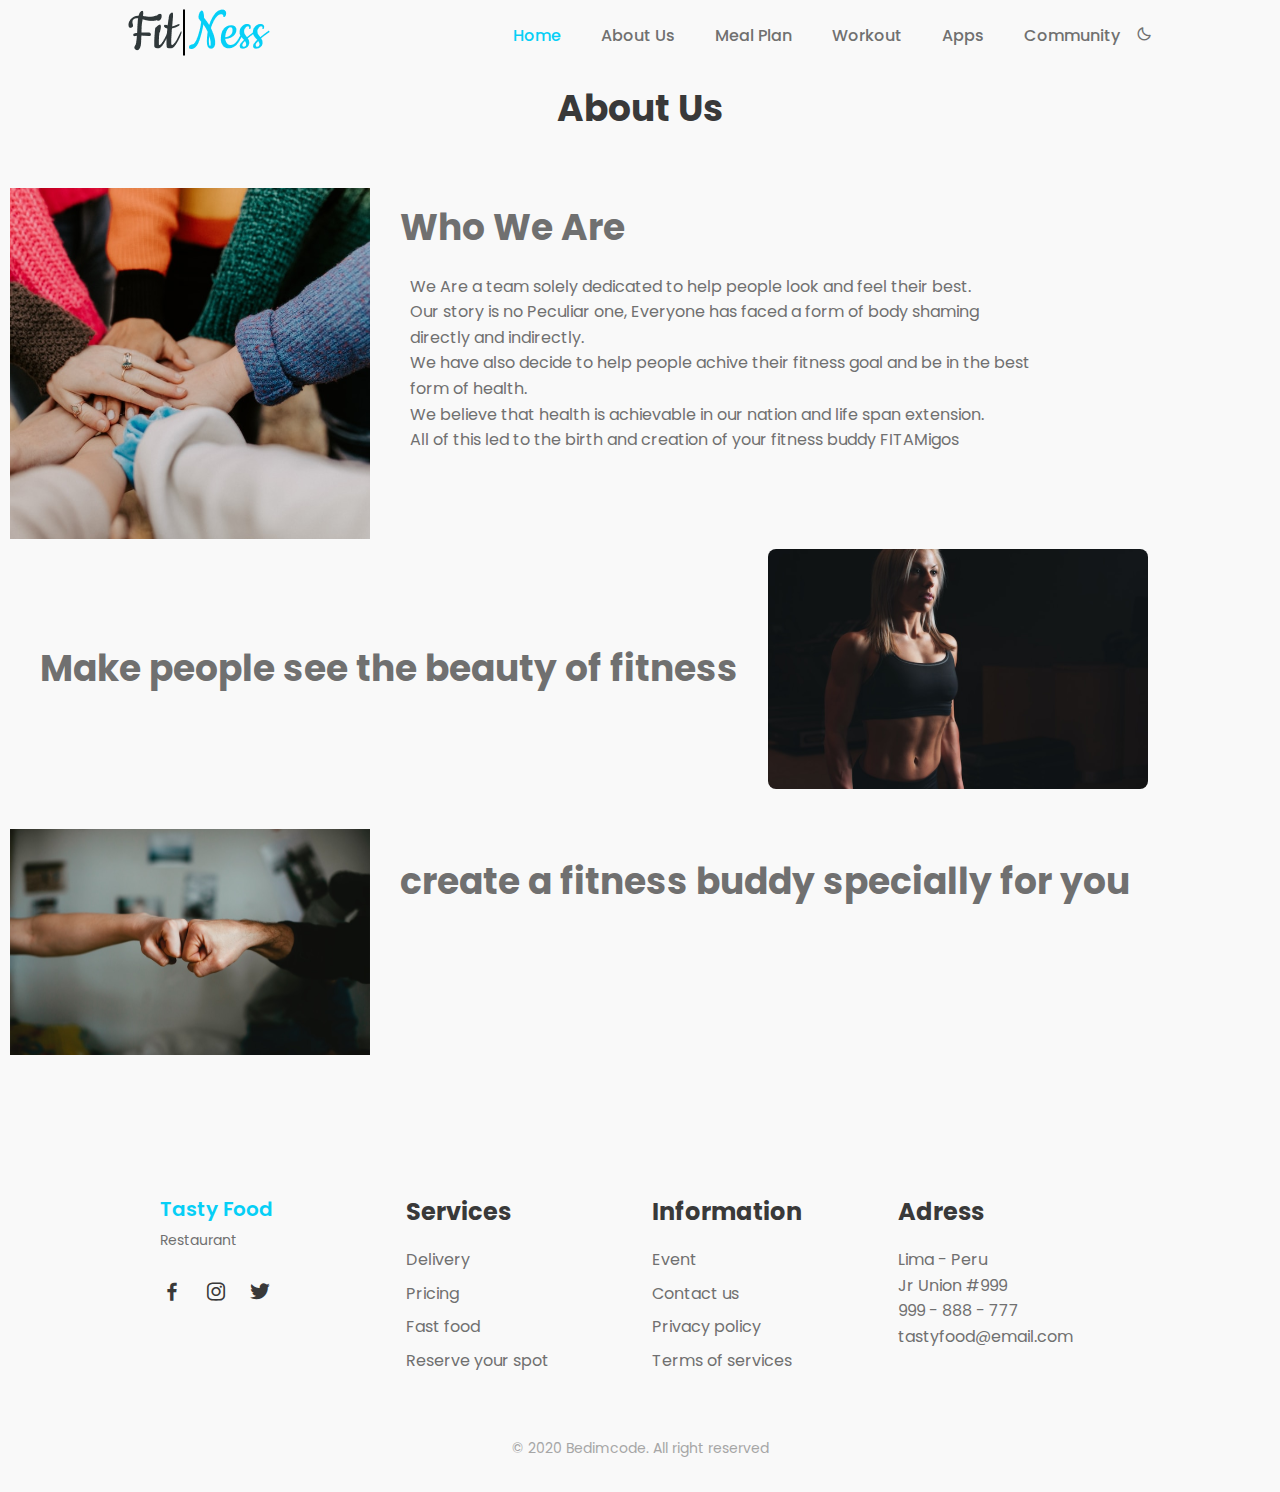
<file: aboutus.html>
<!DOCTYPE html>
<html lang="en">
    <head>
        <meta charset="UTF-8">
        <meta name="viewport" content="width=device-width, initial-scale=1.0">

        <!--========== BOX ICONS ==========-->
        <link href='https://cdn.jsdelivr.net/npm/boxicons@2.0.5/css/boxicons.min.css' rel='stylesheet'>

        <!--========== CSS ==========-->
        <link rel="stylesheet" href="assets/css/styles.css">

        <header class="l-header" id="header">
            <nav class="nav bd-container">
                <a href="#" class="nav__logo"><img src="assets/img/Logo.png" alt=""></a>

                <div class="nav__menu" id="nav-menu">
                    <ul class="nav__list">
                        <li class="nav__item"><a href="home.html" class="nav__link active-link">Home</a></li>
                        <li class="nav__item"><a href="aboutus.html" class="nav__link">About Us</a></li>
                        <li class="nav__item"><a href="plan.html" class="nav__link">Meal Plan</a></li>
                        <li class="nav__item"><a href="workout.html" class="nav__link">Workout</a></li>
                        <li class="nav__item"><a href="#apps" class="nav__link">Apps</a></li>
                        <li class="nav__item"><a href="community.html" class="nav__link">Community</a></li>

                        <li><i class='bx bx-moon change-theme' id="theme-button"></i></li>
                    </ul>
                </div>

                <div class="nav__toggle" id="nav-toggle">
                    <i class='bx bx-menu'></i>
                </div>
            </nav>
        </header>
        <body>
            <section class="home" id="home">
              
                    <div class="home__data">
                        <!-- <h1 class="home__title">Tasty food</h1> -->
                        <h2 class="community_title">About Us</h2>
                </div>
            </section>
<!-- first group -->
</div>
<div class="group">
<img src="assets/img/about1.svg" alt="" class="about__img">
<h1 >Who We Are</h1>
    <p>We Are a team solely dedicated to help people look and feel their best.<br>
        Our story is no Peculiar one, Everyone has faced a form of body shaming 
         <br>directly and indirectly. <br> 
         We have also decide to help people achive their fitness goal and be in the best <br>
         form of health.<br>
         We believe that health is achievable in our nation and life span extension.<br>
         All of this led to the birth and creation of your fitness buddy FITAMigos</p>
</div>
<div class="group2">
    <img src="assets/img/about2.svg" alt="" class="about__img">
    <h1>Make people see the beauty of  fitness</h1>
    </div>
    <div class="group3">
        <img src="assets/img/about3.svg" alt="" class="about__img">
        <h1 >create a fitness buddy specially for you</h1>
        </div>

        </body>


                <!--========== FOOTER ==========-->
                <footer class="footer section bd-container">
                    <div class="footer__container bd-grid">
                        <div class="footer__content">
                            <a href="#" class="footer__logo">Tasty Food</a>
                            <span class="footer__description">Restaurant</span>
                            <div>
                                <a href="#" class="footer__social"><i class='bx bxl-facebook'></i></a>
                                <a href="#" class="footer__social"><i class='bx bxl-instagram'></i></a>
                                <a href="#" class="footer__social"><i class='bx bxl-twitter'></i></a>
                            </div>
                        </div>
        
                        <div class="footer__content">
                            <h3 class="footer__title">Services</h3>
                            <ul>
                                <li><a href="#" class="footer__link">Delivery</a></li>
                                <li><a href="#" class="footer__link">Pricing</a></li>
                                <li><a href="#" class="footer__link">Fast food</a></li>
                                <li><a href="#" class="footer__link">Reserve your spot</a></li>
                            </ul>
                        </div>
        
                        <div class="footer__content">
                            <h3 class="footer__title">Information</h3>
                            <ul>
                                <li><a href="#" class="footer__link">Event</a></li>
                                <li><a href="#" class="footer__link">Contact us</a></li>
                                <li><a href="#" class="footer__link">Privacy policy</a></li>
                                <li><a href="#" class="footer__link">Terms of services</a></li>
                            </ul>
                        </div>
        
                        <div class="footer__content">
                            <h3 class="footer__title">Adress</h3>
                            <ul>
                                <li>Lima - Peru</li>
                                <li>Jr Union #999</li>
                                <li>999 - 888 - 777</li>
                                <li>tastyfood@email.com</li>
                            </ul>
                        </div>
                    </div>
        
                    <p class="footer__copy">&#169; 2020 Bedimcode. All right reserved</p>
                </footer>
        
        </html>
</file>
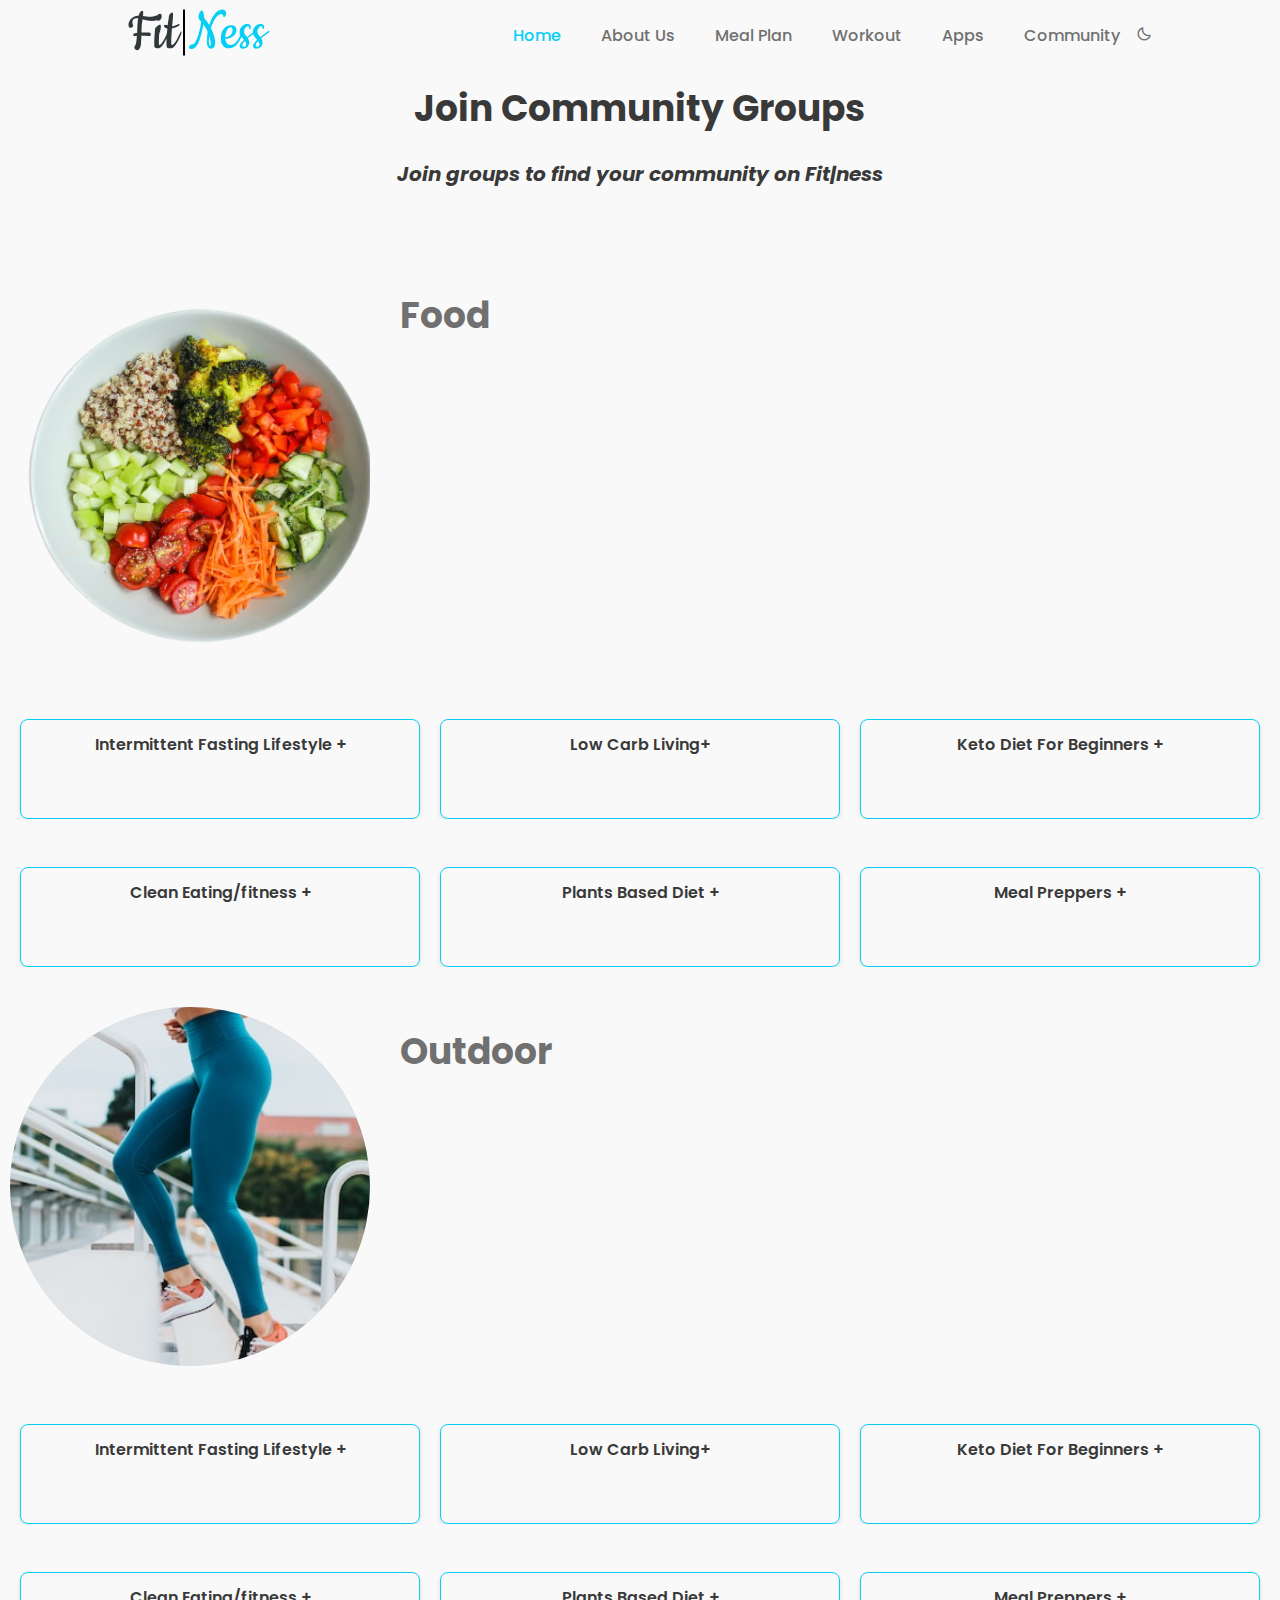
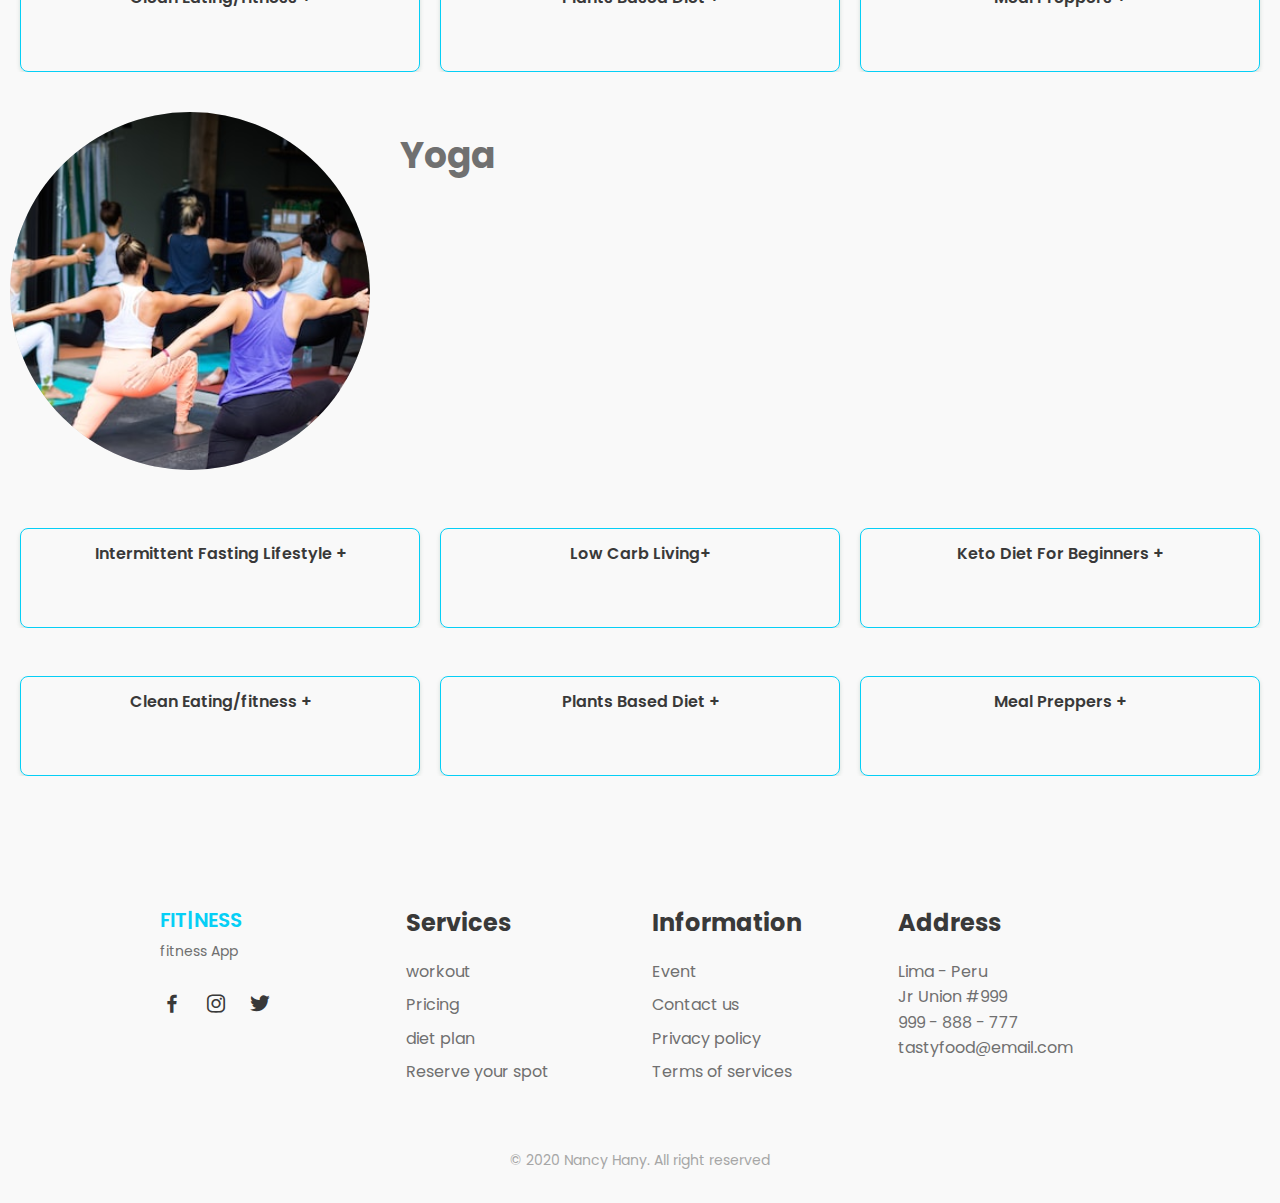
<file: community.html>
<!DOCTYPE html>
<html lang="en">
    <head>
        <meta charset="UTF-8">
        <meta name="viewport" content="width=device-width, initial-scale=1.0">

        <!--========== BOX ICONS ==========-->
        <link href='https://cdn.jsdelivr.net/npm/boxicons@2.0.5/css/boxicons.min.css' rel='stylesheet'>

        <!--========== CSS ==========-->
        <link rel="stylesheet" href="assets/css/styles.css">

        <header class="l-header" id="header">
            <nav class="nav bd-container">
                <a href="#" class="nav__logo"><img src="assets/img/Logo.png" alt=""></a>

                <div class="nav__menu" id="nav-menu">
                    <ul class="nav__list">
                        <li class="nav__item"><a href="home.html" class="nav__link active-link">Home</a></li>
                        <li class="nav__item"><a href="aboutus.html" class="nav__link">About Us</a></li>
                        <li class="nav__item"><a href="plan.html" class="nav__link">Meal Plan</a></li>
                        <li class="nav__item"><a href="workout.html" class="nav__link">Workout</a></li>
                        <li class="nav__item"><a href="#apps" class="nav__link">Apps</a></li>
                        <li class="nav__item"><a href="community.html" class="nav__link">Community</a></li>

                        <li><i class='bx bx-moon change-theme' id="theme-button"></i></li>
                    </ul>
                </div>

                <div class="nav__toggle" id="nav-toggle">
                    <i class='bx bx-menu'></i>
                </div>
            </nav>
        </header>
        <body>
            <section class="home" id="home">
              
                    <div class="home__data">
                        <!-- <h1 class="home__title">Tasty food</h1> -->
                        <h2 class="community_title">Join Community Groups</h2>
                        <h3 class="community_subtitle">Join groups to find your community on Fit|ness</h3>
                </div>
            </section>
<!-- first group -->
</div>
<div class="group">
<img src="assets/img/food.svg" alt="" class="about__img">
<h1 >Food</h1>
</div>
<section id="menu">
    <div class="menu__container bd-grid communitymenu-container">
        <div class="communitymenu">
            <h3 class="menu__name">Intermittent Fasting Lifestyle +</h3>
        </div>

        <div class="communitymenu">
            <h3 class="menu__name">Low Carb Living+</h3>
        </div>
        
        <div class="communitymenu">
            <h3 class="menu__name">Keto Diet For Beginners +</h3>
        </div>
    </div>

    
    <div class="menu__container bd-grid communitymenu-container">
        <div class="communitymenu">
            <h3 class="menu__name">Clean Eating/fitness +</h3>

        </div>

        <div class="communitymenu">
            <h3 class="menu__name">Plants Based Diet +</h3>
        </div>
        
        <div class="communitymenu">
            <h3 class="menu__name">Meal Preppers +</h3>
  
        </div>
    </div>
</section>
</div>



<div class="group">
    <img src="assets/img/Outdoor.svg" alt="" class="about__img">
    <h1 >Outdoor</h1>
    </div>
    <section id="menu">
        <div class="menu__container bd-grid communitymenu-container">
            <div class="communitymenu">
                <h3 class="menu__name">Intermittent Fasting Lifestyle +</h3>
            </div>
    
            <div class="communitymenu">
                <h3 class="menu__name">Low Carb Living+</h3>
            </div>
            
            <div class="communitymenu">
                <h3 class="menu__name">Keto Diet For Beginners +</h3>
            </div>
        </div>
    
        
        <div class="menu__container bd-grid communitymenu-container">
            <div class="communitymenu">
                <h3 class="menu__name">Clean Eating/fitness +</h3>
    
            </div>
    
            <div class="communitymenu">
                <h3 class="menu__name">Plants Based Diet +</h3>
            </div>
            
            <div class="communitymenu">
                <h3 class="menu__name">Meal Preppers +</h3>
      
            </div>
        </div>
    </section>
    </div>


    <div class="group">
        <img src="assets/img/yoga.svg" alt="" class="about__img">
        <h1 >Yoga</h1>
        </div>
        <section id="menu">
            <div class="menu__container bd-grid communitymenu-container">
                <div class="communitymenu">
                    <h3 class="menu__name">Intermittent Fasting Lifestyle +</h3>
                </div>
        
                <div class="communitymenu">
                    <h3 class="menu__name">Low Carb Living+</h3>
                </div>
                
                <div class="communitymenu">
                    <h3 class="menu__name">Keto Diet For Beginners +</h3>
                </div>
            </div>
        
            
            <div class="menu__container bd-grid communitymenu-container">
                <div class="communitymenu">
                    <h3 class="menu__name">Clean Eating/fitness +</h3>
        
                </div>
        
                <div class="communitymenu">
                    <h3 class="menu__name">Plants Based Diet +</h3>
                </div>
                
                <div class="communitymenu">
                    <h3 class="menu__name">Meal Preppers +</h3>
          
                </div>
            </div>
        </section>
        </div>
        </body>

    <!--========== FOOTER ==========-->
    <footer class="footer section bd-container">
        <div class="footer__container bd-grid">
            <div class="footer__content">
                <a href="#" class="footer__logo">FIT|NESS</a>
                <span class="footer__description">fitness App</span>
                <div>
                    <a href="#" class="footer__social"><i class='bx bxl-facebook'></i></a>
                    <a href="#" class="footer__social"><i class='bx bxl-instagram'></i></a>
                    <a href="#" class="footer__social"><i class='bx bxl-twitter'></i></a>
                </div>
            </div>

            <div class="footer__content">
                <h3 class="footer__title">Services</h3>
                <ul>
                    <li><a href="#" class="footer__link">workout</a></li>
                    <li><a href="#" class="footer__link">Pricing</a></li>
                    <li><a href="#" class="footer__link">diet plan</a></li>
                    <li><a href="#" class="footer__link">Reserve your spot</a></li>
                </ul>
            </div>

            <div class="footer__content">
                <h3 class="footer__title">Information</h3>
                <ul>
                    <li><a href="#" class="footer__link">Event</a></li>
                    <li><a href="#" class="footer__link">Contact us</a></li>
                    <li><a href="#" class="footer__link">Privacy policy</a></li>
                    <li><a href="#" class="footer__link">Terms of services</a></li>
                </ul>
            </div>

            <div class="footer__content">
                <h3 class="footer__title">Address</h3>
                <ul>
                    <li>Lima - Peru</li>
                    <li>Jr Union #999</li>
                    <li>999 - 888 - 777</li>
                    <li>tastyfood@email.com</li>
                </ul>
            </div>
        </div>

        <p class="footer__copy">&#169; 2020 Nancy Hany. All right reserved</p>
    </footer>
     
</html>
</file>
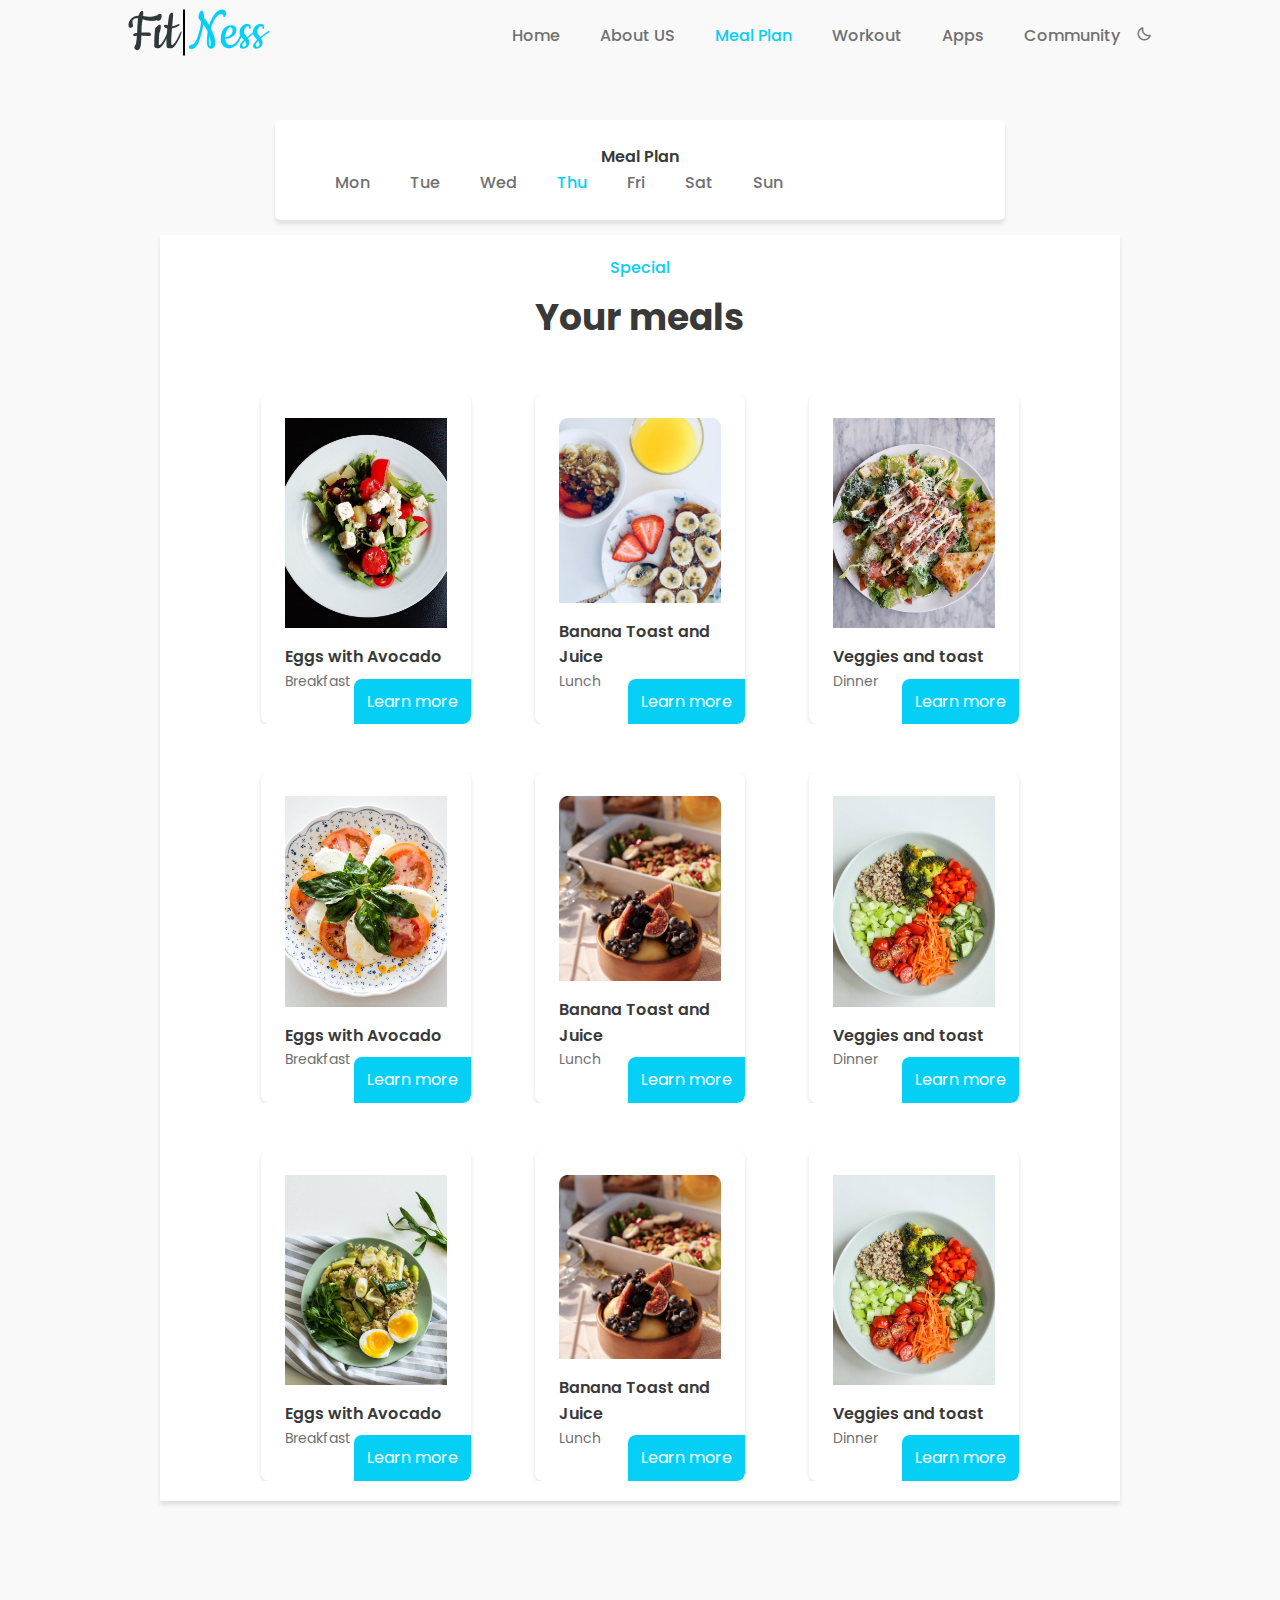
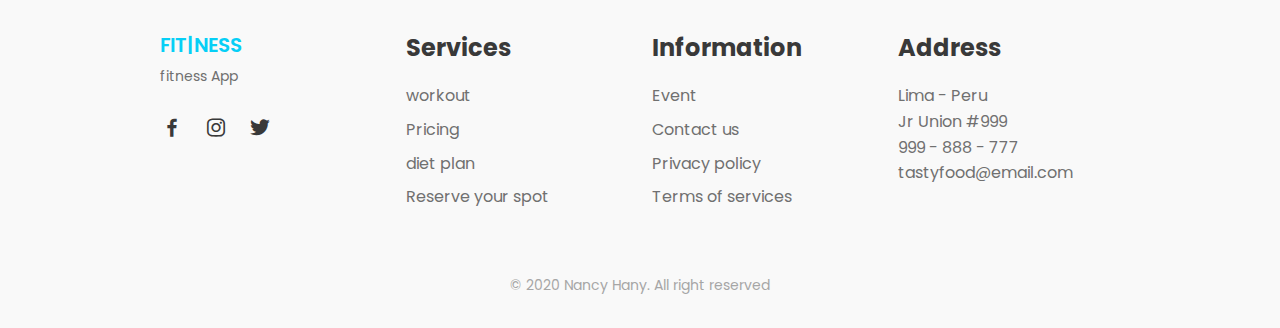
<file: plan.html>
<!DOCTYPE html>
<html lang="en">
    <head>
        <meta charset="UTF-8">
        <meta name="viewport" content="width=device-width, initial-scale=1.0">

        <!--========== BOX ICONS ==========-->
        <link href='https://cdn.jsdelivr.net/npm/boxicons@2.0.5/css/boxicons.min.css' rel='stylesheet'>

        <!--========== CSS ==========-->
        <link rel="stylesheet" href="assets/css/styles.css">

        <header class="l-header" id="header">
            <nav class="nav bd-container">
                <a href="#" class="nav__logo"><img src="assets/img/Logo.png" alt=""></a>

                <div class="nav__menu" id="nav-menu">
                    <ul class="nav__list">
                        <li class="nav__item"><a href="index.html" class="nav__link ">Home</a></li>
                        <li class="nav__item"><a href="#about" class="nav__link">About US</a></li>
                        <li class="nav__item"><a href="plan.html" class="nav__link active-link">Meal Plan</a></li>
                        <li class="nav__item"><a href="workout.html" class="nav__link">Workout</a></li>
                        <li class="nav__item"><a href="#apps" class="nav__link">Apps</a></li>
                        <li class="nav__item"><a href="community.html" class="nav__link">Community</a></li>

                        <li><i class='bx bx-moon change-theme' id="theme-button"></i></li>
                    </ul>
                </div>

                <div class="nav__toggle" id="nav-toggle">
                    <i class='bx bx-menu'></i>
                </div>
            </nav>
        </header>
        <body>
            <section>
                <div class="calendar">
                    <h3 class="menu__name">Meal Plan</h3>
                    <div class="nav__menu" id="nav-menu">
                        <ul class="nav__list">
                            <li class="nav__item"><a href="index.html" class="nav__link ">Mon</a></li>
                            <li class="nav__item"><a href="#about" class="nav__link">Tue</a></li>
                            <li class="nav__item"><a href="plan.html" class="nav__link ">Wed</a></li>
                            <li class="nav__item"><a href="workout.html" class="nav__link active-link">Thu</a></li>
                            <li class="nav__item"><a href="#apps" class="nav__link">Fri</a></li>
                            <li class="nav__item"><a href="#community" class="nav__link">Sat</a></li>
                            <li class="nav__item"><a href="#community" class="nav__link">Sun</a></li>
                         
                        </ul>
                    </div>
                </div>

            </section>
            
            
                      <!--========== MENU ==========-->
                      <section class="menu section bd-container" id="menu">
                        <span class="section-subtitle">Special</span>
                        <h2 class="section-title">Your meals</h2>
        
                        <div class="menu__container bd-grid">
                            <div class="menu__content">
                                <img src="assets/img/eggs.png" alt="" class="menu__img">
                                <h3 class="menu__name">Eggs with Avocado</h3>
                                <span class="menu__detail">Breakfast</span>
                                <a href="#" class="button menu__button">Learn more</a>
                            </div>
        
                            <div class="menu__content">
                                <img src="assets/img/banana.png" alt="" class="menu__img">
                                <h3 class="menu__name">Banana Toast and Juice</h3>
                                <span class="menu__detail">Lunch</span>
                        
                                <a href="#" class="button menu__button">Learn more</a>
                            </div>
                            
                            <div class="menu__content">
                                <img src="assets/img/veggies.png" alt="" class="menu__img">
                                <h3 class="menu__name">Veggies and toast</h3>
                                <span class="menu__detail">Dinner</span>
                            
                                <a href="#" class="button menu__button">Learn more</a>
                            </div>
                        </div>
        
                        
                        <div class="menu__container bd-grid">
                            <div class="menu__content">
                                <img src="assets/img/eggs2.png" alt="" class="menu__img">
                                <h3 class="menu__name">Eggs with Avocado</h3>
                                <span class="menu__detail">Breakfast</span>
                              
                                <a href="#" class="button menu__button">Learn more</a>
                            </div>
        
                            <div class="menu__content">
                                <img src="assets/img/banana2.png" alt="" class="menu__img">
                                <h3 class="menu__name">Banana Toast and Juice</h3>
                                <span class="menu__detail">Lunch</span>
                          
                                <a href="#" class="button menu__button">Learn more</a>
                            </div>
                            
                            <div class="menu__content">
                                <img src="assets/img/veggies2.png" alt="" class="menu__img">
                                <h3 class="menu__name">Veggies and toast</h3>
                                <span class="menu__detail">Dinner</span>
                                <a href="#" class="button menu__button">Learn more</a>
                            </div>
                        </div>

                         
                        <div class="menu__container bd-grid">
                            <div class="menu__content">
                                <img src="assets/img/eggs3.png" alt="" class="menu__img">
                                <h3 class="menu__name">Eggs with Avocado</h3>
                                <span class="menu__detail">Breakfast</span>
                                <a href="#" class="button menu__button">Learn more</a>
                            </div>
        
                            <div class="menu__content">
                                <img src="assets/img/banana3.png" alt="" class="menu__img">
                                <h3 class="menu__name">Banana Toast and Juice</h3>
                                <span class="menu__detail">Lunch</span>
                                <a href="#" class="button menu__button">Learn more</a>
                            </div>
                            
                            <div class="menu__content">
                                <img src="assets/img/veggies3.png" alt="" class="menu__img">
                                <h3 class="menu__name">Veggies and toast</h3>
                                <span class="menu__detail">Dinner</span>
                               
                                <a href="#" class="button menu__button">Learn more</a>
                            </div>
                        </div>
                    </section>
        </body>
           
    <!--========== FOOTER ==========-->
    <footer class="footer section bd-container">
        <div class="footer__container bd-grid">
            <div class="footer__content">
                <a href="#" class="footer__logo">FIT|NESS</a>
                <span class="footer__description">fitness App</span>
                <div>
                    <a href="#" class="footer__social"><i class='bx bxl-facebook'></i></a>
                    <a href="#" class="footer__social"><i class='bx bxl-instagram'></i></a>
                    <a href="#" class="footer__social"><i class='bx bxl-twitter'></i></a>
                </div>
            </div>

            <div class="footer__content">
                <h3 class="footer__title">Services</h3>
                <ul>
                    <li><a href="#" class="footer__link">workout</a></li>
                    <li><a href="#" class="footer__link">Pricing</a></li>
                    <li><a href="#" class="footer__link">diet plan</a></li>
                    <li><a href="#" class="footer__link">Reserve your spot</a></li>
                </ul>
            </div>

            <div class="footer__content">
                <h3 class="footer__title">Information</h3>
                <ul>
                    <li><a href="#" class="footer__link">Event</a></li>
                    <li><a href="#" class="footer__link">Contact us</a></li>
                    <li><a href="#" class="footer__link">Privacy policy</a></li>
                    <li><a href="#" class="footer__link">Terms of services</a></li>
                </ul>
            </div>

            <div class="footer__content">
                <h3 class="footer__title">Address</h3>
                <ul>
                    <li>Lima - Peru</li>
                    <li>Jr Union #999</li>
                    <li>999 - 888 - 777</li>
                    <li>tastyfood@email.com</li>
                </ul>
            </div>
        </div>

        <p class="footer__copy">&#169; 2020 Nancy Hany. All right reserved</p>
    </footer>
            </html>
</file>
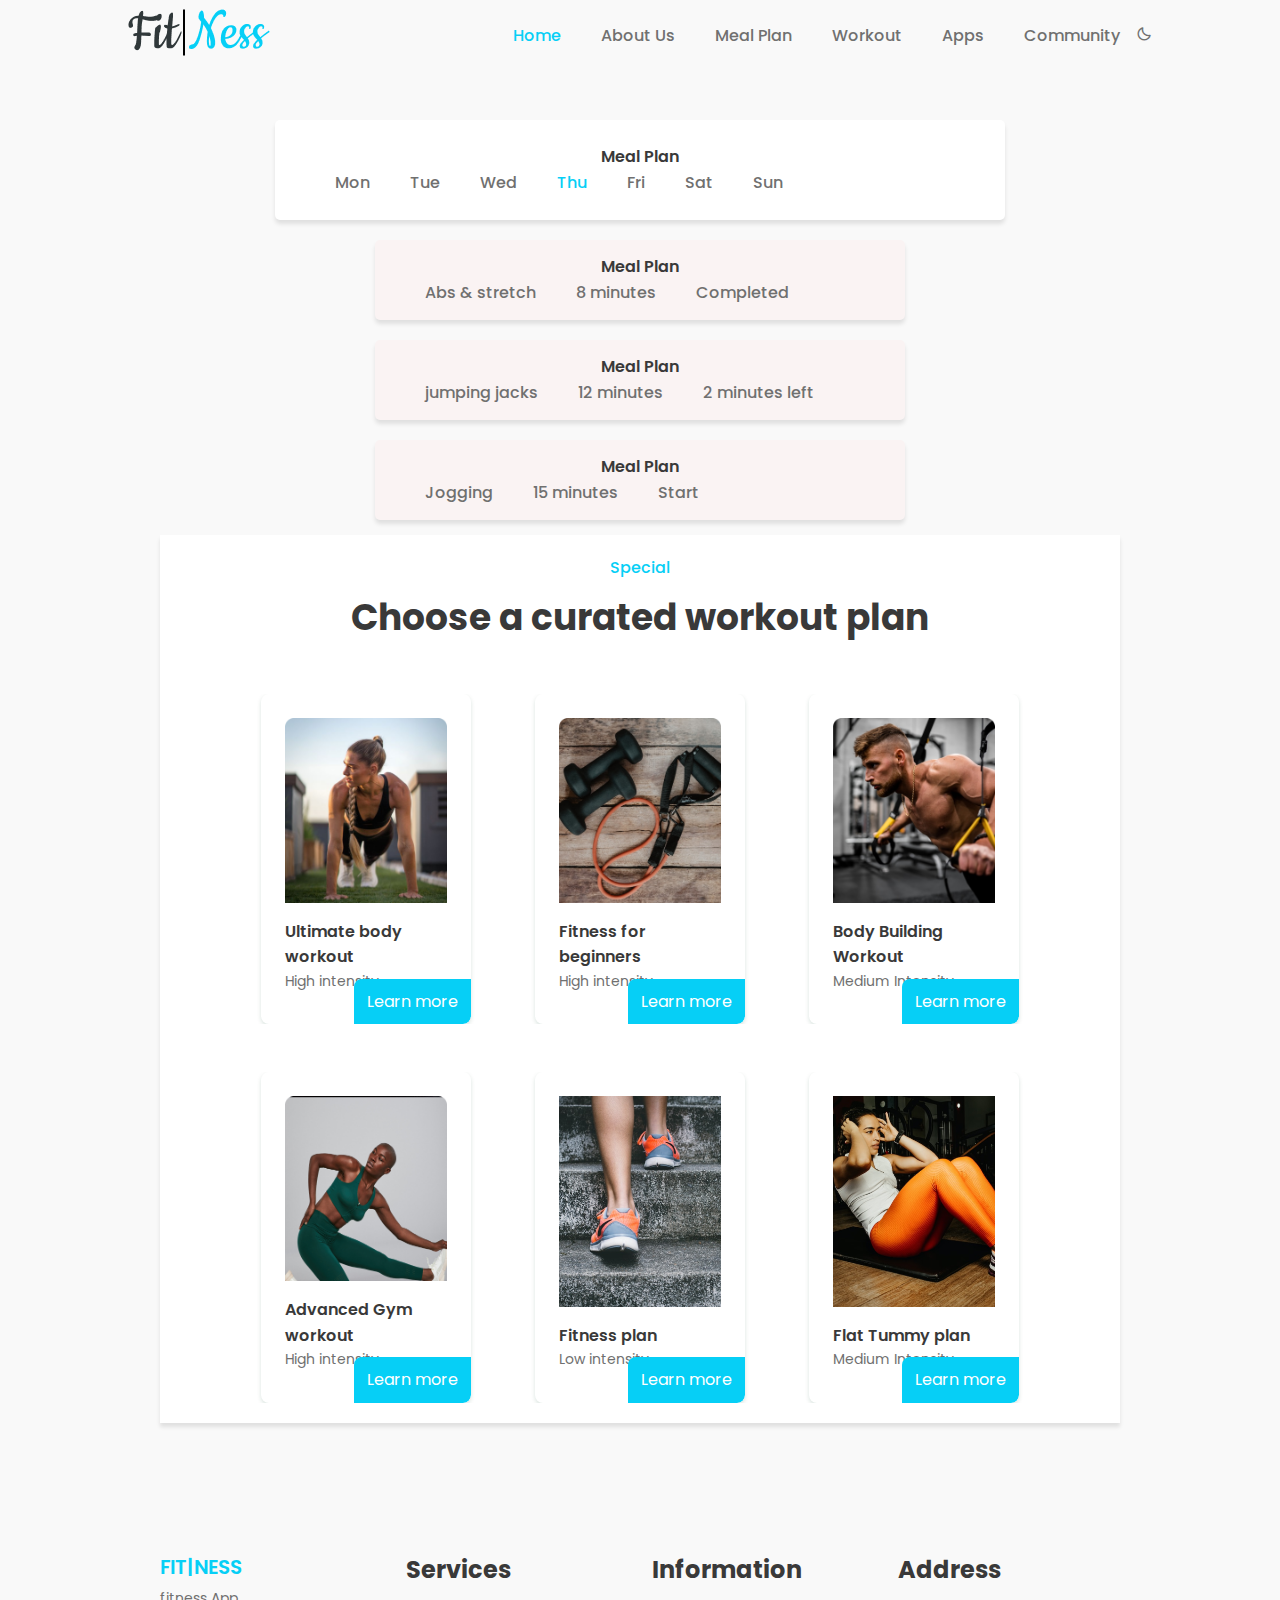
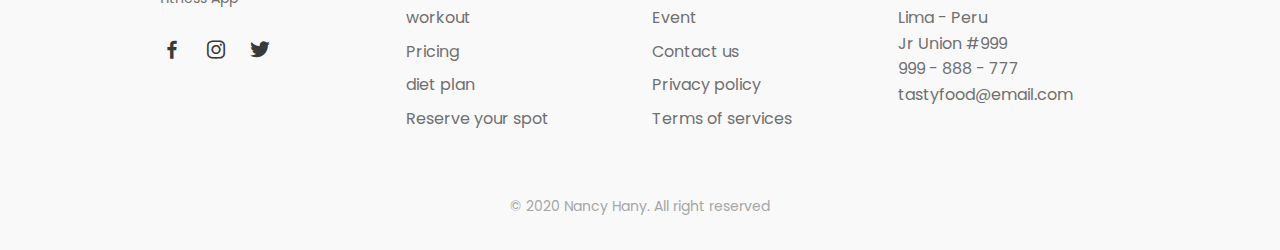
<file: workout.html>
<!DOCTYPE html>
<html lang="en">
    <head>
        <meta charset="UTF-8">
        <meta name="viewport" content="width=device-width, initial-scale=1.0">

        <!--========== BOX ICONS ==========-->
        <link href='https://cdn.jsdelivr.net/npm/boxicons@2.0.5/css/boxicons.min.css' rel='stylesheet'>

        <!--========== CSS ==========-->
        <link rel="stylesheet" href="assets/css/styles.css">

        <header class="l-header" id="header">
            <nav class="nav bd-container">
                <a href="#" class="nav__logo"><img src="assets/img/Logo.png" alt=""></a>

                <div class="nav__menu" id="nav-menu">
                    <ul class="nav__list">
                        <li class="nav__item"><a href="home.html" class="nav__link active-link">Home</a></li>
                        <li class="nav__item"><a href="aboutus.html" class="nav__link">About Us</a></li>
                        <li class="nav__item"><a href="plan.html" class="nav__link">Meal Plan</a></li>
                        <li class="nav__item"><a href="workout.html" class="nav__link">Workout</a></li>
                        <li class="nav__item"><a href="#apps" class="nav__link">Apps</a></li>
                        <li class="nav__item"><a href="community.html" class="nav__link">Community</a></li>

                        <li><i class='bx bx-moon change-theme' id="theme-button"></i></li>
                    </ul>
                </div>

                <div class="nav__toggle" id="nav-toggle">
                    <i class='bx bx-menu'></i>
                </div>
            </nav>
        </header>
        <body>
            <section>
                <div class="calendar">
                    <h3 class="menu__name">Meal Plan</h3>
                    <div class="nav__menu" id="nav-menu">
                        <ul class="nav__list">
                            <li class="nav__item"><a href="index.html" class="nav__link ">Mon</a></li>
                            <li class="nav__item"><a href="#about" class="nav__link">Tue</a></li>
                            <li class="nav__item"><a href="plan.html" class="nav__link ">Wed</a></li>
                            <li class="nav__item"><a href="workout.html" class="nav__link active-link">Thu</a></li>
                            <li class="nav__item"><a href="#apps" class="nav__link">Fri</a></li>
                            <li class="nav__item"><a href="#community" class="nav__link">Sat</a></li>
                            <li class="nav__item"><a href="#community" class="nav__link">Sun</a></li>
                         
                        </ul>
                    </div>
                </div>


                <div class="shorterCalendar">
                    <h3 class="menu__name">Meal Plan</h3>
                    <div class="nav__menu" id="nav-menu">
                        <ul class="nav__list">
                            <li class="nav__item"><a href="index.html" class="nav__link ">Abs & stretch</a></li>
                            <li class="nav__item"><a href="#about" class="nav__link">8 minutes</a></li>
                            <li class="nav__item"><a href="plan.html" class="nav__link ">Completed</a></li>
                         
                        </ul>
                    </div>
                </div>

                <div class="shorterCalendar">
                    <h3 class="menu__name">Meal Plan</h3>
                    <div class="nav__menu" id="nav-menu">
                        <ul class="nav__list">
                            <li class="nav__item"><a href="index.html" class="nav__link ">jumping jacks</a></li>
                            <li class="nav__item"><a href="#about" class="nav__link">12 minutes</a></li>
                            <li class="nav__item"><a href="plan.html" class="nav__link ">2 minutes left</a></li>
                         
                        </ul>
                    </div>
                </div>

                <div class="shorterCalendar">
                    <h3 class="menu__name">Meal Plan</h3>
                    <div class="nav__menu" id="nav-menu">
                        <ul class="nav__list">
                            <li class="nav__item"><a href="index.html" class="nav__link ">Jogging</a></li>
                            <li class="nav__item"><a href="#about" class="nav__link">15 minutes</a></li>
                            <li class="nav__item"><a href="plan.html" class="nav__link ">Start</a></li>
                         
                        </ul>
                    </div>
                </div>
            </section>
            
                      <!--========== MENU ==========-->
                      <section class="menu section bd-container" id="menu">
                        <span class="section-subtitle">Special</span>
                        <h2 class="section-title">Choose a curated workout plan</h2>
        
                        <div class="menu__container bd-grid">
                            <div class="menu__content">
                                <img src="assets/img/fit1.png" alt="" class="menu__img">
                                <h3 class="menu__name">Ultimate body workout</h3>
                                <span class="menu__detail">High intensity </span>
                                <a href="#" class="button menu__button">Learn more</a>
                            </div>
        
                            <div class="menu__content">
                                <img src="assets/img/fit2.png" alt="" class="menu__img">
                                <h3 class="menu__name">Fitness for beginners</h3>
                                <span class="menu__detail">High intensity</span>
                        
                                <a href="#" class="button menu__button">Learn more</a>
                            </div>
                            
                            <div class="menu__content">
                                <img src="assets/img/fit3.png" alt="" class="menu__img">
                                <h3 class="menu__name">Body Building Workout</h3>
                                <span class="menu__detail">Medium Intensity</span>
                            
                                <a href="#" class="button menu__button">Learn more</a>
                            </div>
                        </div>
        
                        
                        <div class="menu__container bd-grid">
                            <div class="menu__content">
                                <img src="assets/img/fit4.png" alt="" class="menu__img">
                                <h3 class="menu__name">Advanced Gym workout</h3>
                                <span class="menu__detail">High intensity</span>
                              
                                <a href="#" class="button menu__button">Learn more</a>
                            </div>
        
                            <div class="menu__content">
                                <img src="assets/img/fit5.png" alt="" class="menu__img">
                                <h3 class="menu__name">Fitness plan</h3>
                                <span class="menu__detail">Low intensity</span>
                          
                                <a href="#" class="button menu__button">Learn more</a>
                            </div>
                            
                            <div class="menu__content">
                                <img src="assets/img/fit6.png" alt="" class="menu__img">
                                <h3 class="menu__name">Flat Tummy plan</h3>
                                <span class="menu__detail">Medium  Intensity</span>
                                <a href="#" class="button menu__button">Learn more</a>
                            </div>
                        </div>
                        </div>
                    </section>
        </body>
           
    <!--========== FOOTER ==========-->
    <footer class="footer section bd-container">
        <div class="footer__container bd-grid">
            <div class="footer__content">
                <a href="#" class="footer__logo">FIT|NESS</a>
                <span class="footer__description">fitness App</span>
                <div>
                    <a href="#" class="footer__social"><i class='bx bxl-facebook'></i></a>
                    <a href="#" class="footer__social"><i class='bx bxl-instagram'></i></a>
                    <a href="#" class="footer__social"><i class='bx bxl-twitter'></i></a>
                </div>
            </div>

            <div class="footer__content">
                <h3 class="footer__title">Services</h3>
                <ul>
                    <li><a href="#" class="footer__link">workout</a></li>
                    <li><a href="#" class="footer__link">Pricing</a></li>
                    <li><a href="#" class="footer__link">diet plan</a></li>
                    <li><a href="#" class="footer__link">Reserve your spot</a></li>
                </ul>
            </div>

            <div class="footer__content">
                <h3 class="footer__title">Information</h3>
                <ul>
                    <li><a href="#" class="footer__link">Event</a></li>
                    <li><a href="#" class="footer__link">Contact us</a></li>
                    <li><a href="#" class="footer__link">Privacy policy</a></li>
                    <li><a href="#" class="footer__link">Terms of services</a></li>
                </ul>
            </div>

            <div class="footer__content">
                <h3 class="footer__title">Address</h3>
                <ul>
                    <li>Lima - Peru</li>
                    <li>Jr Union #999</li>
                    <li>999 - 888 - 777</li>
                    <li>tastyfood@email.com</li>
                </ul>
            </div>
        </div>

        <p class="footer__copy">&#169; 2020 Nancy Hany. All right reserved</p>
    </footer>
            </html>
</file>
<file: assets/css/styles.css>
/*===== GOOGLE FONTS =====*/
@import url("https://fonts.googleapis.com/css2?family=Poppins:wght@400;500;600&display=swap");

/*===== VARIABLES CSS =====*/
:root {
  --header-height: 3rem;

  /*========== Colors ==========*/
  --first-color: #06CFF6;
  --first-color-alt: #06CFF6;
  --title-color: #393939;
  --text-color: #707070;
  --text-color-light: #A6A6A6;
  --body-color: #F9F9F9;
  --container-color: #FFFFFF;

  /*========== Font and typography ==========*/
  --body-font: 'Poppins', sans-serif;
  --biggest-font-size: 2.25rem;
  --h1-font-size: 1.5rem;
  --h2-font-size: 1.25rem;
  --h3-font-size: 1rem;
  --normal-font-size: .938rem;
  --small-font-size: .813rem;
  --smaller-font-size: .75rem;

  /*========== Font weight ==========*/
  --font-medium: 500;
  --font-semi-bold: 600;

  /*========== Margenes ==========*/
  --mb-1: .5rem;
  --mb-2: 1rem;
  --mb-3: 1.5rem;
  --mb-4: 2rem;
  --mb-5: 2.5rem;
  --mb-6: 3rem;

  /*========== z index ==========*/
  --z-tooltip: 10;
  --z-fixed: 100;
}

@media screen and (min-width: 768px){
  :root{
    --biggest-font-size: 4rem;
    --h1-font-size: 2.25rem;
    --h2-font-size: 1.5rem;
    --h3-font-size: 1.25rem;
    --normal-font-size: 1rem;
    --small-font-size: .875rem;
    --smaller-font-size: .813rem;
  }
}

/*========== BASE ==========*/
*,::before,::after{
  box-sizing: border-box;
}

html{
  scroll-behavior: smooth;
}

/*========== Variables Dark theme ==========*/
body.dark-theme{
  --title-color: #F1F3F2;
  --text-color: #C7D1CC;
  --body-color: #1D2521;
  --container-color: #27302C;
}

/*========== Button Dark/Light ==========*/
.change-theme{
  position: absolute;
  right: 1rem;
  top: 1.8rem;
  color: var(--text-color);
  font-size: 1rem;
  cursor: pointer;
}

body{
  margin: var(--header-height) 0 0 0;
  font-family: var(--body-font);
  font-size: var(--normal-font-size);
  background-color: var(--body-color);
  color: var(--text-color);
  line-height: 1.6;
}

h1,h2,h3,p,ul{
  margin: 0;
}

ul{
  padding: 0;
  list-style: none;
}

a{
  text-decoration: none;
}

img{
  max-width: 100%;
  height: auto;
}

/*========== CLASS CSS ==========*/
.section{
  padding: 4rem 0 2rem;
}

.section-title, .section-subtitle{
  text-align: center;
}

.section-title{
  font-size: var(--h1-font-size);
  color: var(--title-color);
  margin-bottom: var(--mb-3);
}

.section-subtitle{
  display: block;
  color: var(--first-color);
  font-weight: var(--font-medium);
  margin-bottom: var(--mb-1);
}

/*========== LAYOUT ==========*/
.bd-container{
  max-width: 960px;
  width: calc(100% - 2rem);
  margin-left: var(--mb-2);
  margin-right: var(--mb-2);
}

.bd-grid{
  display: grid;
  gap: 1.5rem;
}

.l-header{
  width: 100%;
  position: fixed;
  top: 0;
  left: 0;
  z-index: var(--z-fixed);
  background-color: var(--body-color);
}

/*========== NAV ==========*/
.nav{
  max-width: 1024px;
  height: var(--header-height);
  display: flex;
  justify-content: space-between;
  align-items: center;
}

@media screen and (max-width: 768px){
  .nav__menu{
    position: fixed;
    top: -100%;
    left: 0;
    width: 100%;
    padding: 1.5rem 0 1rem;
    text-align: center;
    background-color: var(--body-color);
    transition: .4s;
    box-shadow: 0 4px 4px rgba(0,0,0,.1);
    border-radius: 0 0 1rem 1rem;
    z-index: var(--z-fixed);
  }
}

.nav__item{
  margin-bottom: var(--mb-2);
}

.nav__link, .nav__logo, .nav__toggle{
  color: var(--text-color);
  font-weight: var(--font-medium);
}

.nav__logo:hover{
  color: var(--first-color);
}

.nav__link{
  transition: .3s;
}

.nav__link:hover{
  color: var(--first-color);
}

.nav__toggle{
  font-size: 1.3rem;
  cursor: pointer;
}

/* Show menu */
.show-menu{
  top: var(--header-height);
}

/* Active menu */
.active-link{
  color: var(--first-color);
}

/* Change background header */
.scroll-header{
  box-shadow: 0 2px 4px rgba(0,0,0,.1);
}

/* Scroll top */
.scrolltop{
  position: fixed;
  right: 1rem;
  bottom: -20%;
  display: flex;
  justify-content: center;
  align-items: center;
  padding: .3rem;
  background: rgba(6,156,84,.5);
  border-radius: .4rem;
  z-index: var(--z-tooltip);
  transition: .4s;
  visibility: hidden;
}

.scrolltop:hover{
  background-color: var(--first-color-alt);
}

.scrolltop__icon{
  font-size: 1.8rem;
  color: var(--body-color);
}

/* Show scrolltop */
.show-scroll{
  visibility: visible;
  bottom: 1.5rem;
}

/*========== HOME ==========*/
.home__container{
  height: calc(100vh - var(--header-height));
  align-content: center;
}

.home__title{
  font-size: var(--biggest-font-size);
  color: var(--first-color);
  margin-bottom: var(--mb-1);
}



.home__subtitle{
  font-size: var(--h1-font-size);
  color: var(--title-color);
  margin-bottom: var(--mb-4);
}


.home__img{
  width: 300px;
  justify-self: center;
}

/*========== BUTTONS ==========*/
.button{
  display: inline-block;
  background-color: var(--first-color);
  color: #FFF;
  padding: .75rem 1rem;
  border-radius: .5rem;
  transition: .3s;
}

.button:hover{
  background-color: var(--first-color-alt);
}

/*========== ABOUT ==========*/
.about__data{
  text-align: center;
}

.about__description{
  margin-bottom: var(--mb-3);
}

.about__img{
  width: 280px;
  border-radius: .5rem;
  justify-self: center;
}

/*========== SERVICES ==========*/
.services__container{
  row-gap: 2.5rem;
  grid-template-columns: repeat(auto-fit, minmax(220px, 1fr));
}

.services__content{
  text-align: center;
}

.services__img{
  width: 64px;
  height: 64px;
  fill: var(--first-color);
  margin-bottom: var(--mb-2);
}

.services__title{
  font-size: var(--h3-font-size);
  color: var(--title-color);
  margin-bottom: var(--mb-1);
}

.services__description{
  padding: 0 1.5rem;
}

/*========== MENU ==========*/
.menu__container{
  grid-template-columns: repeat(2, 1fr);
  justify-content: center;
  overflow: hidden;
}

.menu__content{
  position: relative;
  display: flex;
  flex-direction: column;
  background-color: var(--container-color);
  border-radius: .5rem;
  box-shadow: 0 2px 4px rgba(3,74,40,.15);
  padding: .75rem;
  overflow: hidden;
  object-fit: cover;
}

.menu__img{
  width: 100%;
  height:100%;
  align-self: center;
  margin-bottom: var(--mb-2);
  object-fit: cover;
}

.menu__content img{
  object-fit: cover;
  width: 100%;
  height:100%;
}

.menu__name, .menu__preci{
  font-weight: var(--font-semi-bold);
  color: var(--title-color);
}

.menu__name{
  font-size: var(--normal-font-size);
}

.menu__detail, .menu__preci{
  font-size: var(--small-font-size);
}

.menu__detail{
  margin-bottom: var(--mb-1);
}

.menu__button{
  position: absolute;
  bottom: 0;
  right: 0;
  display: flex;
  padding: .625rem .813rem;
  border-radius: .5rem 0 .5rem 0;
}

/*========== APP ==========*/
.app__data{
  text-align: center;
}

.app__description{
  margin-bottom: var(--mb-5);
}

.app__stores{
  margin-bottom: var(--mb-4);
}

.app__store{
  width: 120px;
  margin: 0 var(--mb-1);
}

.app__img{
  width: 230px;
  justify-self: center;
}

/*========== CONTACT ==========*/
.contact__container{
  text-align: center;
}

.contact__description{
  margin-bottom: var(--mb-3);
}

/*========== FOOTER ==========*/
.footer__container{
  grid-template-columns: repeat(auto-fit, minmax(220px, 1fr));
  row-gap: 2rem;
}

.footer__logo{
  font-size: var(--h3-font-size);
  color: var(--first-color);
  font-weight: var(--font-semi-bold);
}

.footer__description{
  display: block;
  font-size: var(--small-font-size);
  margin: .25rem 0 var(--mb-3);
}

.footer__social{
  font-size: 1.5rem;
  color: var(--title-color);
  margin-right: var(--mb-2);
}

.footer__title{
  font-size: var(--h2-font-size);
  color: var(--title-color);
  margin-bottom: var(--mb-2);
}

.footer__link{
  display: inline-block;
  color: var(--text-color);
  margin-bottom: var(--mb-1);
}

.footer__link:hover{
  color: var(--first-color);
}

.footer__copy{
  text-align: center;
  font-size: var(--small-font-size);
  color: var(--text-color-light);
  margin-top: 3.5rem;
}

/*========== MEDIA QUERIES ==========*/
@media screen and (min-width: 576px){
  .home__container,
  .about__container,
  .app__container{
    grid-template-columns: repeat(2,1fr);
    align-items: center;
  }

  .about__data, .about__initial,
  .app__data, .app__initial,
  .contact__container, .contact__initial{
    text-align: initial;
  }

  .about__img, .app__img{
    width: 380px;
    order: -1;
  }

  .contact__container{
    grid-template-columns: 1.75fr 1fr;
    align-items: center;
  }
  .contact__button{
    justify-self: center;
  }
}

@media screen and (min-width: 768px){
  body{
    margin: 0;
  }

  .section{
    padding-top: 8rem;
  }

  .nav{
    height: calc(var(--header-height) + 1.5rem);
  }
  .nav__list{
    display: flex;
  }
  .nav__item{
    margin-left: var(--mb-5);
    margin-bottom: 0;
  }
  .nav__toggle{
    display: none;
  }

  .change-theme{
    position: initial;
    margin-left: var(--mb-2);
  }

  .home__container{
    height: 100vh;
    justify-items: center;
  }

  .services__container,
  .menu__container{
    margin-top: var(--mb-6);
  }

  .menu__container{
    grid-template-columns: repeat(3, 210px);
    column-gap: 4rem;
  }
  .menu__content{
    padding: 1.5rem;
  }
  .menu__img{
    width: 130px;
  }

  .app__store{
    margin: 0 var(--mb-1) 0 0;
  }
}

@media screen and (min-width: 960px){
  .bd-container{
    margin-left: auto;
    margin-right: auto;
  }

  .home__img{
    width: 500px;
  }

  .about__container,
  .app__container{
    column-gap: 7rem;
  }
}

/* For tall screens on mobiles y desktop*/
@media screen and (min-height: 721px) {
    .home__container {
        height: 640px;
    }
}


.menu.section.bd-container {
  background-color: white;
  box-shadow: 0 4px 4px rgba(0,0,0,.1);
  padding: 20px;
}

.calendar{
  align-items: center;
  align-content: center;
  margin-top: 120px;
  width:730px;
  height:100px;
  padding: 20px;
  background-color: white;
  cursor: pointer ; 
  transition: all 0.5s;
  border-radius: 5px;
  margin-bottom: 15px;
  margin-left: auto;
  margin-right: auto;
  text-align: center;
  box-shadow: 0 4px 4px rgba(0,0,0,.1);

}

.shorterCalendar{
  align-items: center;
  align-content: center;
  margin-top: 20px;
  width:530px;
  height:80px;
  padding: 10px;
  box-shadow: 0 4px 4px rgba(0,0,0,.1);
  background-color: #FAF3F3;
  cursor: pointer ; 
  transition: all 0.5s;
  border-radius: 5px;
  margin-bottom: 15px;
  margin-left: auto;
  margin-right: auto;
  text-align: center;

}

.community_title{
  font-size: var(--h1-font-size);
  color: var(--title-color);

  margin-left: auto;
  margin-right: auto;
  text-align: center;
  padding: 10px;
  align-items: center;
  align-content: center;
  margin-top: 70px;

}
.community_subtitle{
  font-size: var(--h3-font-size);
  color: var(--title-color);

  margin-left: auto;
  margin-right: auto;
  text-align: center;
  padding: 10px;
  align-items: center;
  align-content: center;
  font-style: italic;

}

.group {
  display: flex;
  align-items: center;
}

.group img {
  margin-right: 10px;
  margin-top: 30px;
  padding: 10px;
}

.group h1 {
  font-size: var(--h1-font-size);
  width:0px;
  text-align: start;
  margin: 10px 0;
  padding: 10px;
  padding-bottom: 250px;
  white-space: nowrap;
}

.group p {
  text-align: start;
  padding-top: 0px;
  margin-top: 30px;
}



.group3 {
  display: flex;
  align-items: center;
}

.group3 img {
  margin-right: 10px;
  margin-top: 30px;
  padding: 10px;
}

.group3 h1 {
  font-size: var(--h1-font-size);
  width:0px;
  text-align: start;
  margin: 10px 0;
  padding: 10px;
  padding-bottom: 100px;
  white-space: nowrap;
}

.group3 p {
  text-align: start;
  padding-top: 0px;
  margin-top: 30px;
}

.group2 {
  display: flex;
  align-items: center;
}

.group2 img {
  margin-right: 10px;
  order:3; 
}

.group2 h1 {
  font-size: var(--h1-font-size);
  white-space: nowrap;
  margin-left: 40px;
  margin-right: 30px;
  order: 1;
}

.group2 p {
  text-align: start;
  padding-top: 0px;
  margin-top: 100px;
  margin-left: 100px;
}





.communitymenu {
  position: relative;
  display: flex;
  flex-direction: column;
  border: 1px solid #06CFF6; 
  border-radius: .5rem;
  box-shadow: 0 2px 4px rgba(3,74,40,.15);
  padding: .75rem;
  width: 400px;
  height: 100px;
  gap: 90px;
 align-items: center;
/* add margin-bottom to create space */
}

.communitymenu:hover {
  background-color: #06CFF6;
  color: white;
}

.communitymenu-container{
  display: flex;
  gap: 20px;

}
</file>
